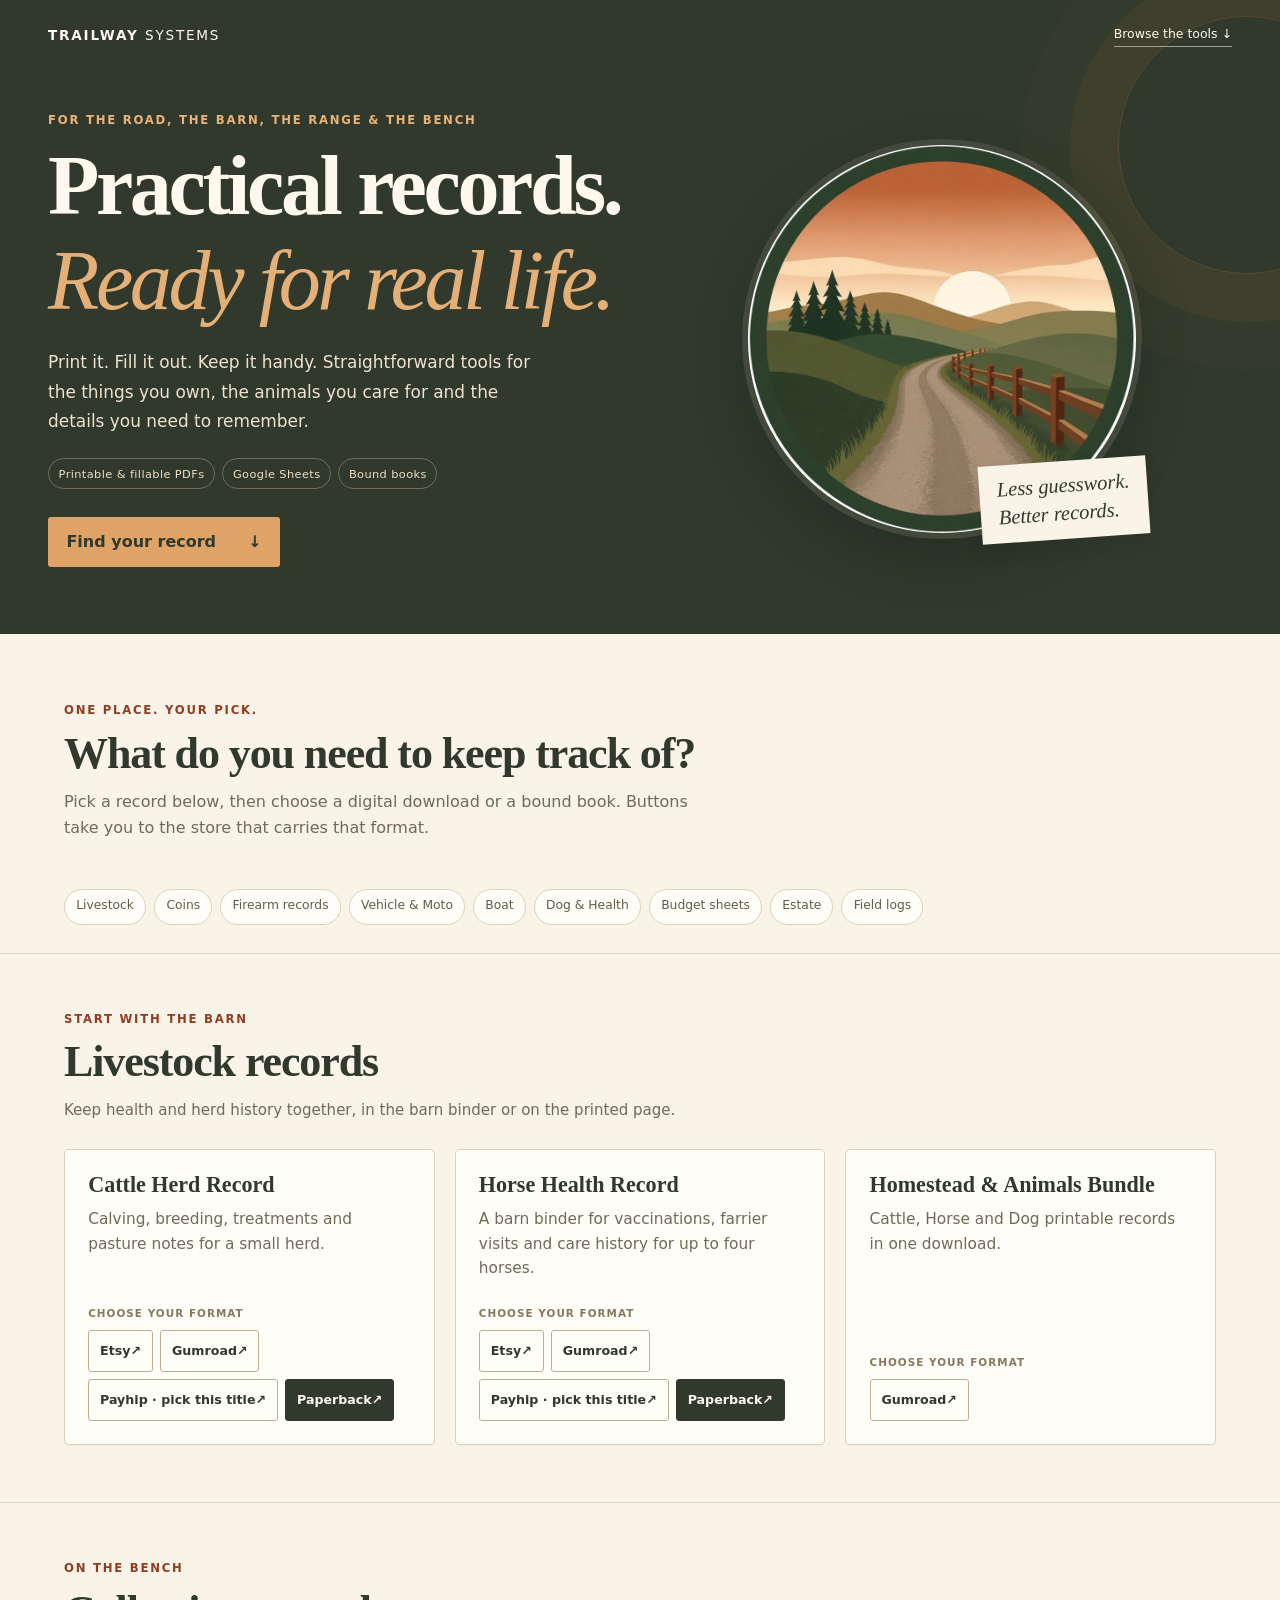
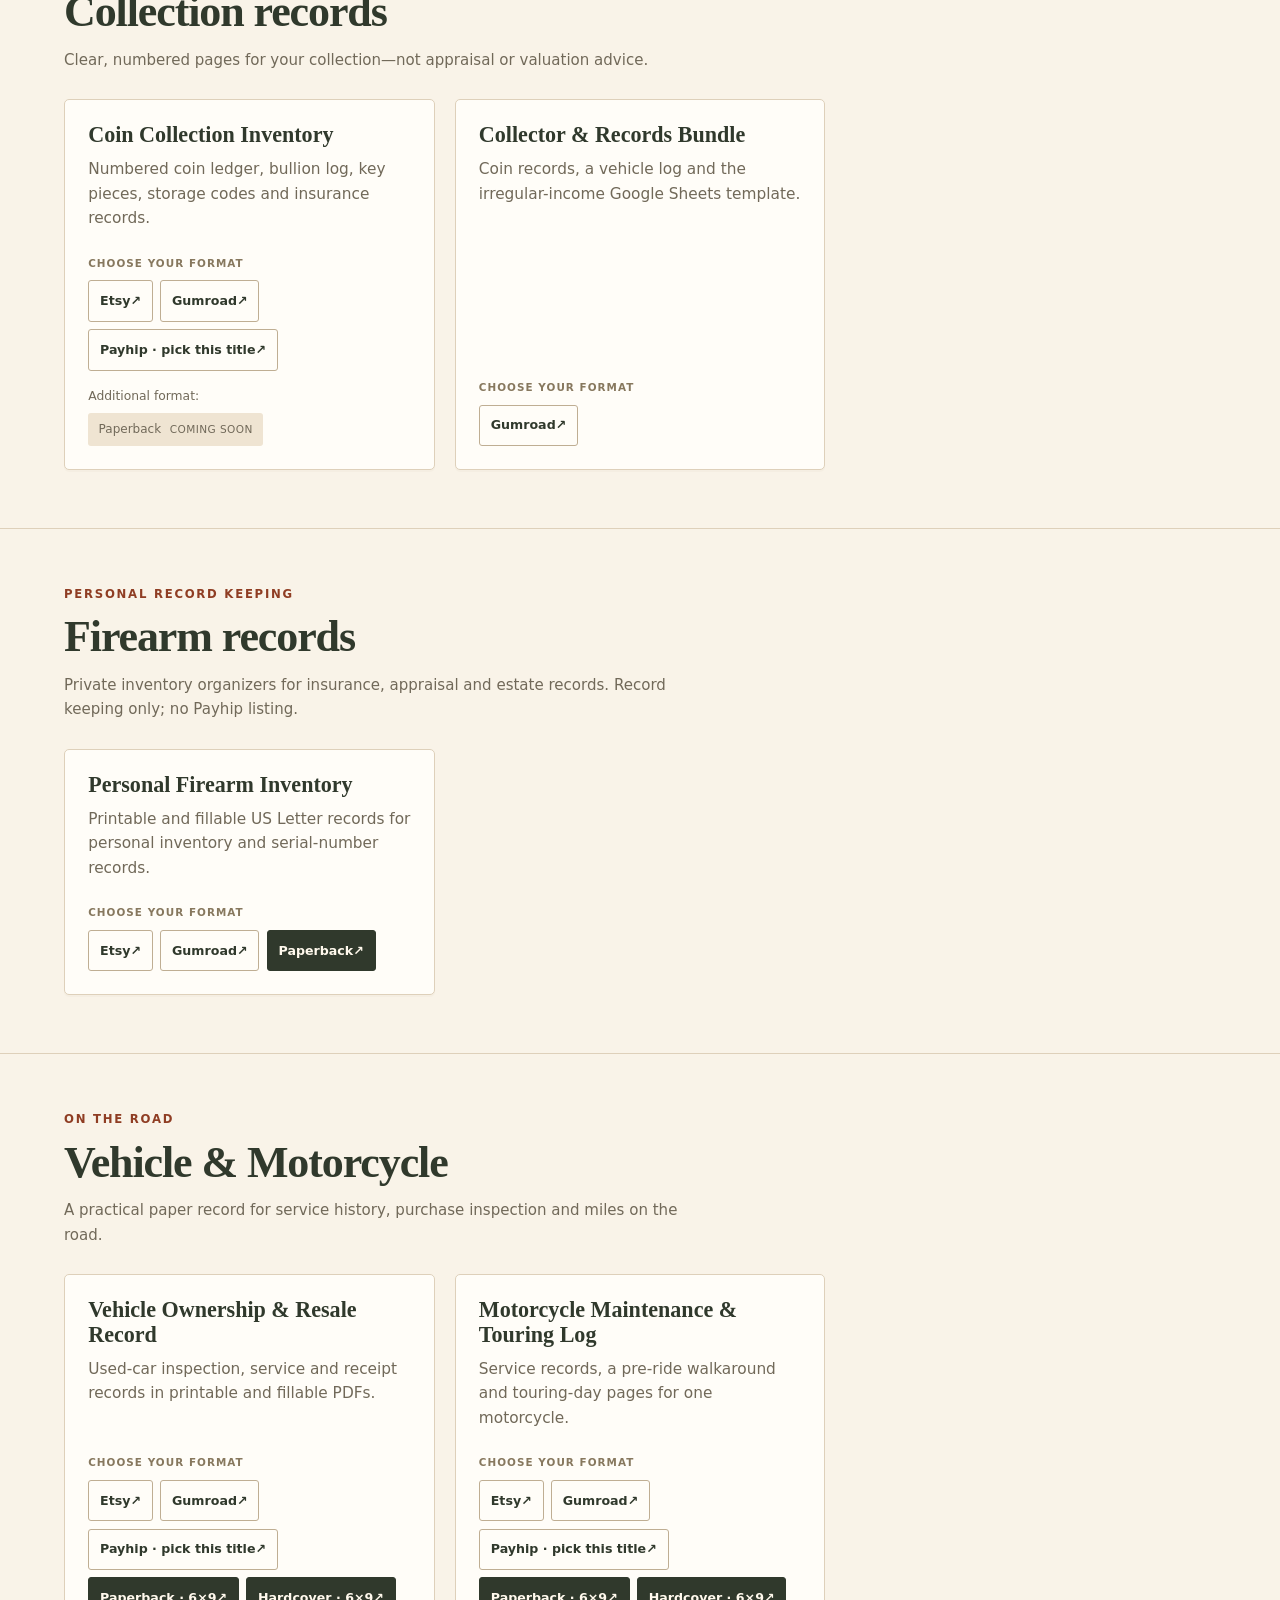
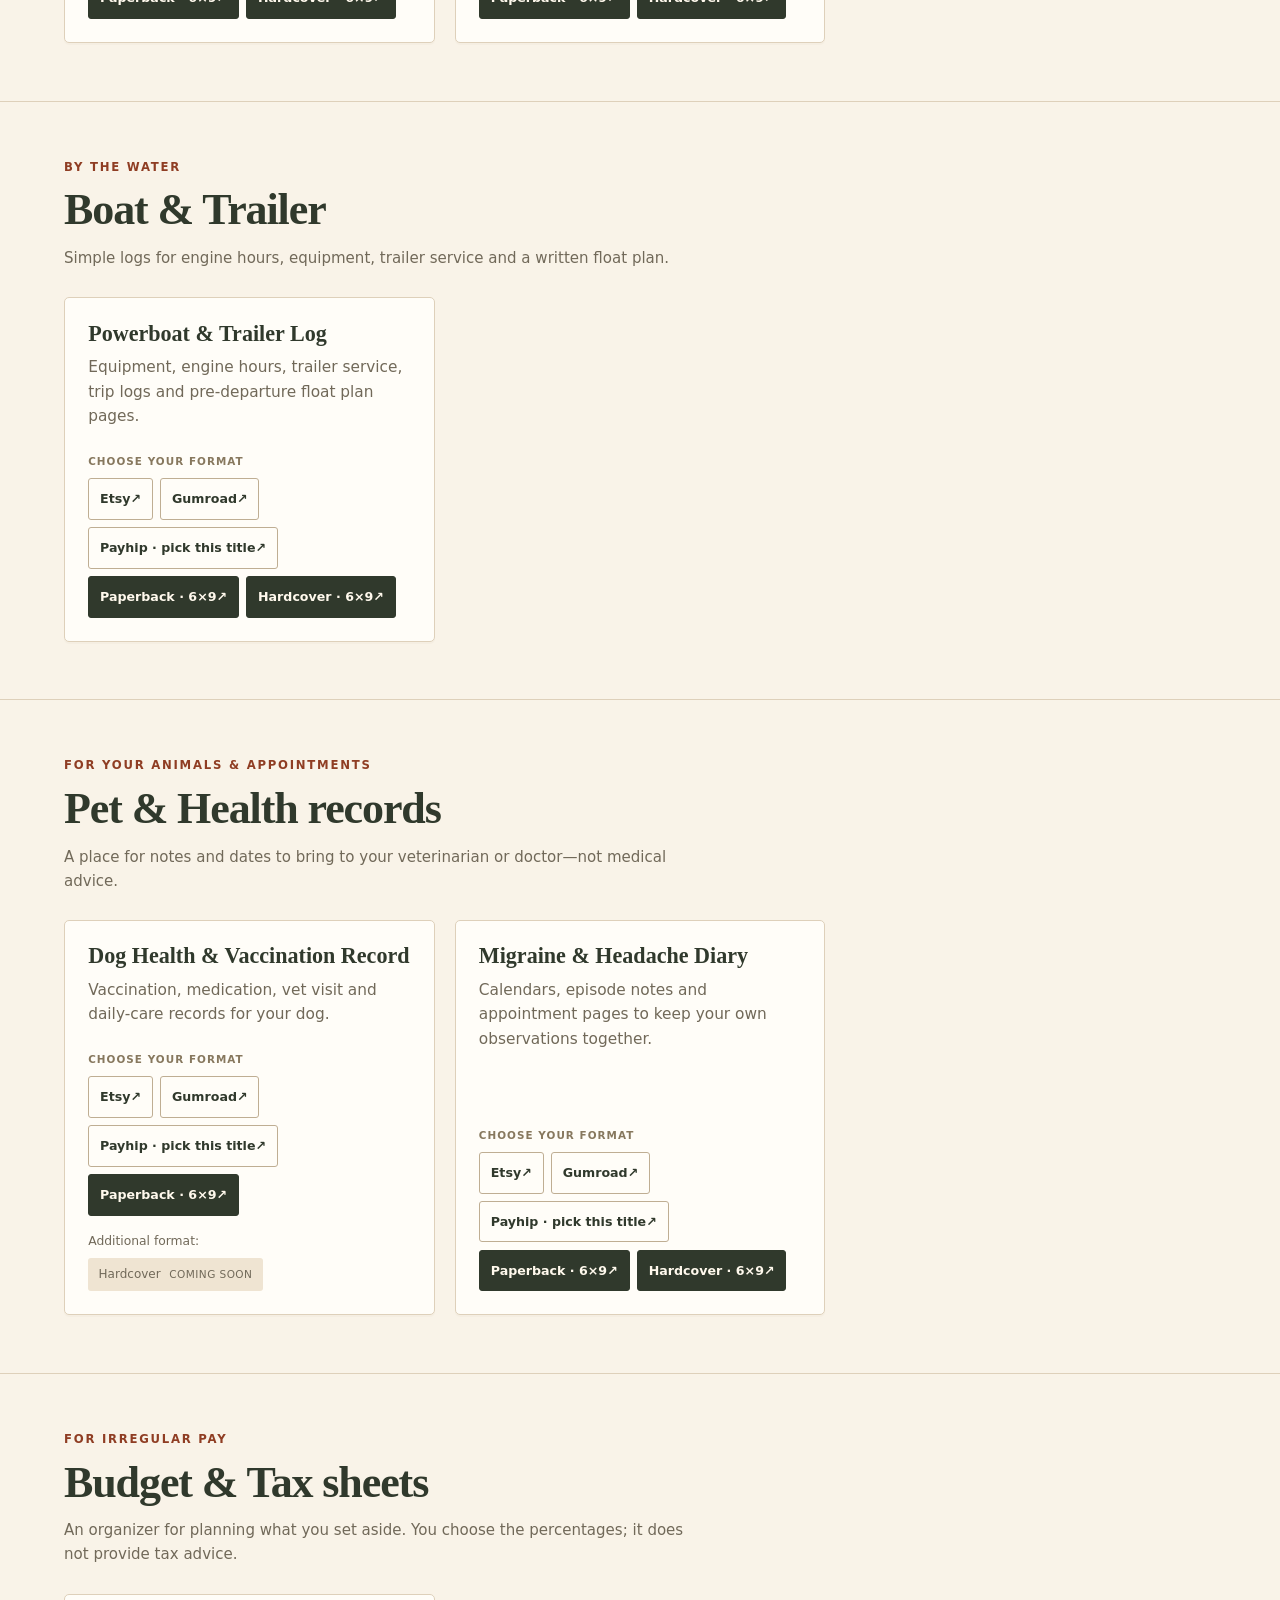
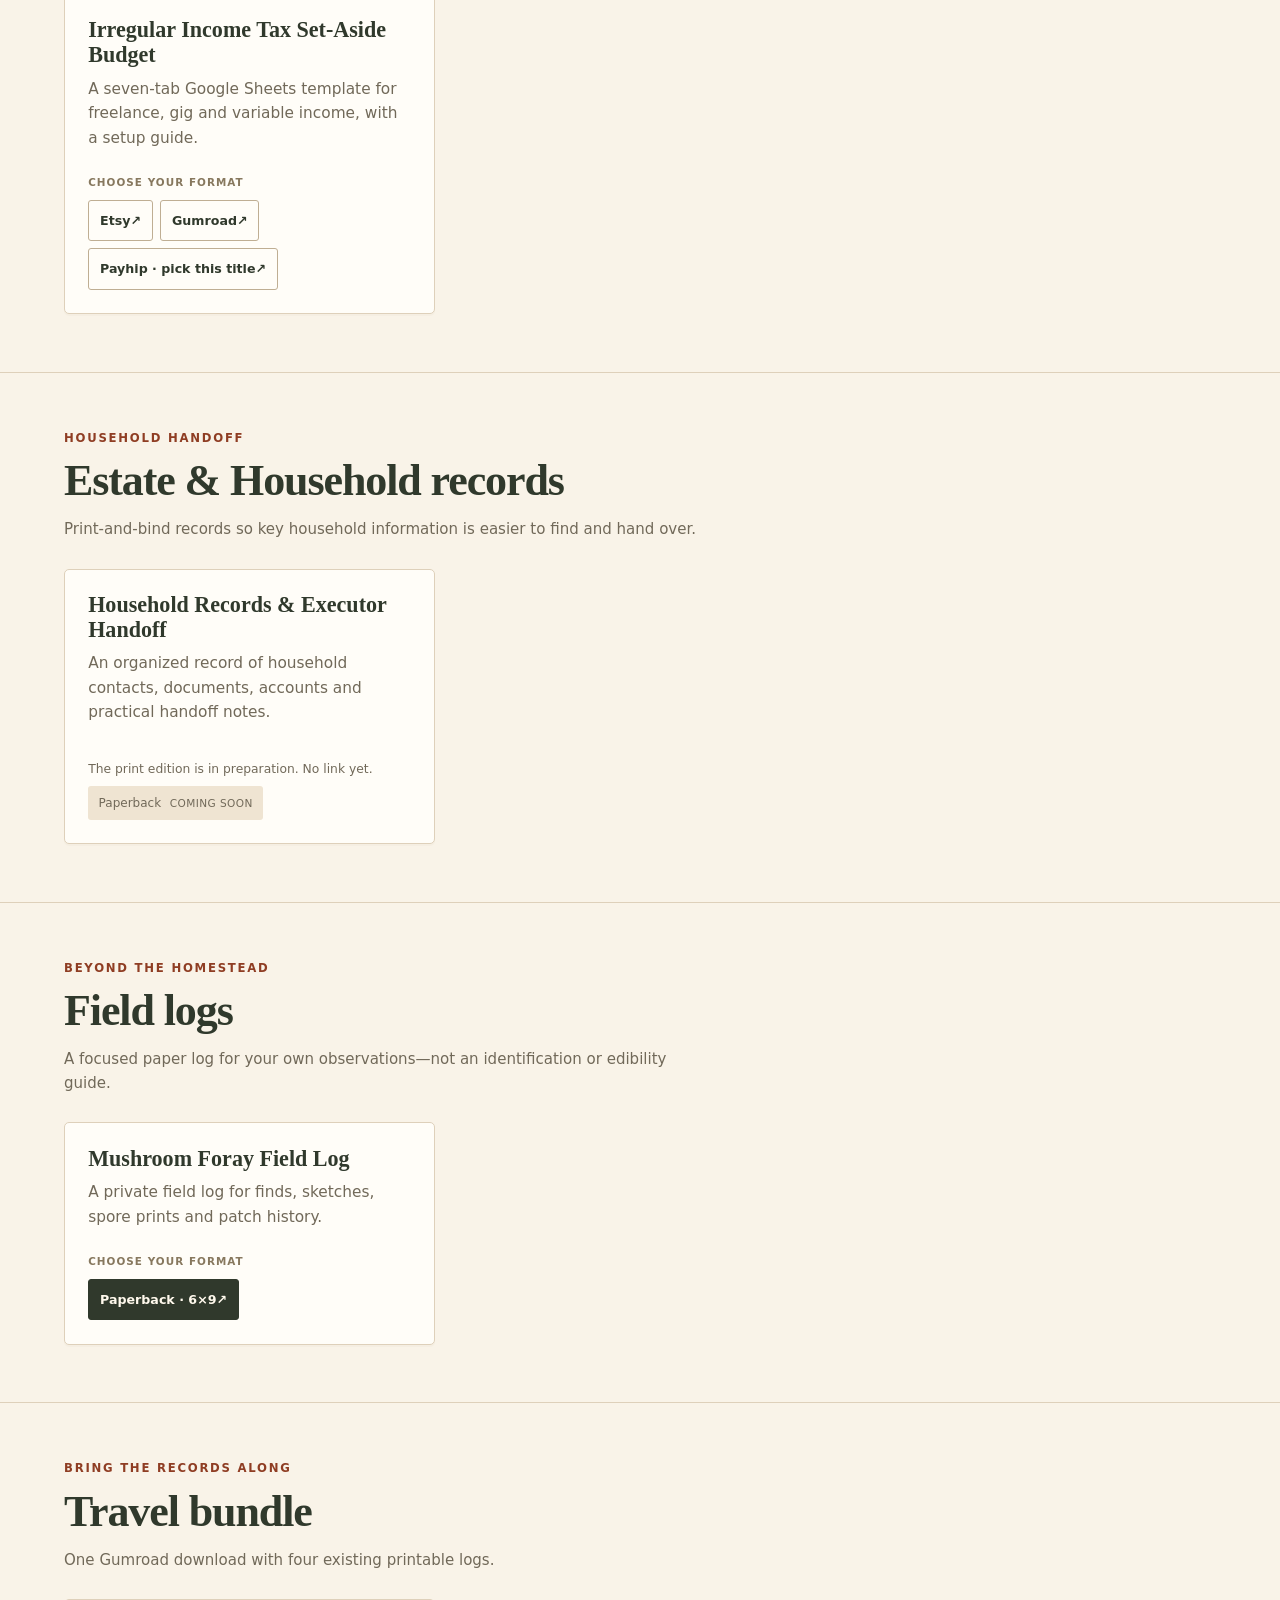
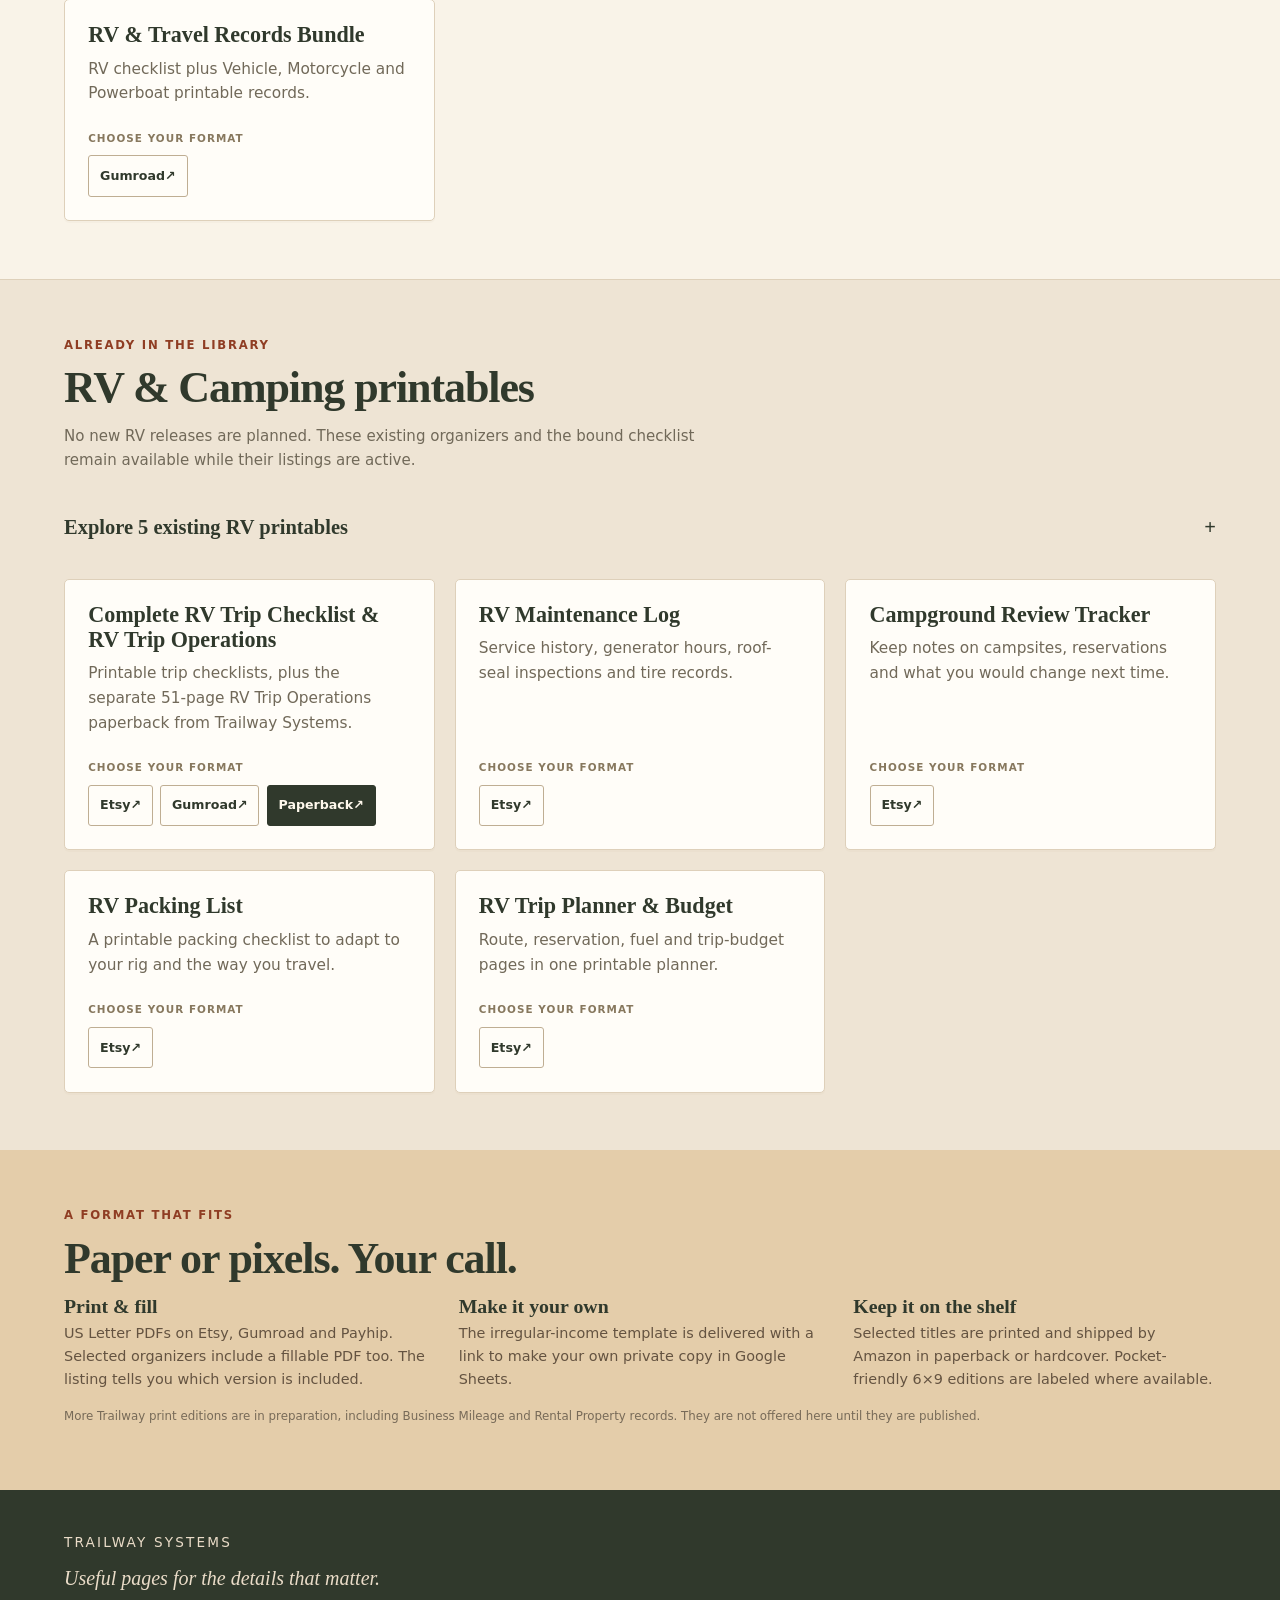
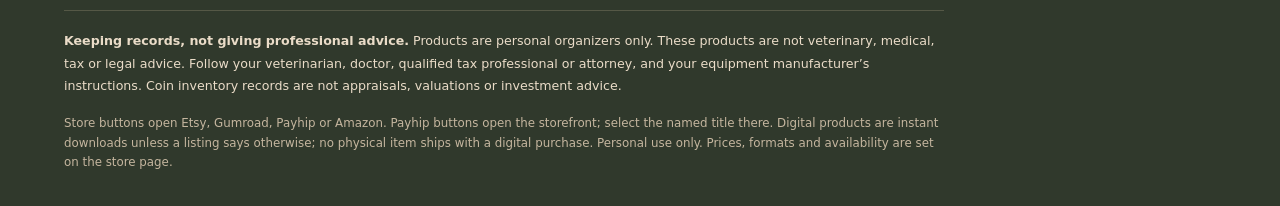
<file: index.html>
<!doctype html>
<html lang="en"><head><meta charset="utf-8"><meta name="viewport" content="width=device-width,initial-scale=1"><meta name="color-scheme" content="light"><meta name="theme-color" content="#343b2b">
<meta name="description" content="Less guesswork. Better records. Practical printable records, Google Sheets templates and bound logs from Trailway Systems. Choose your record and your format.">
<meta property="og:title" content="Trailway Systems | Less guesswork. Better records. Practical records."><meta property="og:description" content="Less guesswork. Better records. Practical printable organizers, Google Sheets templates and bound records for the barn, road, bench and home."><meta property="og:type" content="website"><meta property="og:url" content="https://trailwaysystems-cmyk.github.io/"><meta property="og:image" content="https://trailwaysystems-cmyk.github.io/assets/trailway-gravel.webp">
<meta name="twitter:card" content="summary_large_image"><meta name="twitter:title" content="Trailway Systems | Less guesswork. Better records. Practical records."><meta name="twitter:description" content="Less guesswork. Better records. Practical printable records, digital downloads and bound logs from Trailway Systems."><meta name="twitter:image" content="https://trailwaysystems-cmyk.github.io/assets/trailway-gravel.webp">
<link rel="canonical" href="https://trailwaysystems-cmyk.github.io/"><link rel="icon" type="image/png" href="assets/favicon.png"><title>Trailway Systems | Less guesswork. Better records. Practical records.</title><link rel="stylesheet" href="assets/style.css"></head>
<body id="top"><a class="skip-link" href="#catalog">Skip to all products</a><header class="hero"><div class="hero-top"><a class="brand" href="#top" aria-label="Trailway Systems home">TRAILWAY <span>SYSTEMS</span></a><a class="top-cta" href="#catalog">Browse the tools <span aria-hidden="true">↓</span></a></div><div class="hero-body"><div class="hero-copy"><p class="eyebrow light">For the road, the barn, the range & the bench</p><h1>Practical records.<br><em>Ready for real life.</em></h1><p class="lede">Print it. Fill it out. Keep it handy. Straightforward tools for the things you own, the animals you care for and the details you need to remember.</p><div class="format-pills" aria-label="Available product formats"><span>Printable & fillable PDFs</span><span>Google Sheets</span><span>Bound books</span></div><a class="main-cta" href="#catalog">Find your record <span aria-hidden="true">↓</span></a></div><div class="hero-art"><img src="assets/trailway-gravel.webp" alt="A gravel track winding into sunset-colored hills" width="880" height="880"><p>Less guesswork.<br>Better records.</p></div></div></header>
<main id="catalog"><div class="intro"><p class="eyebrow">One place. Your pick.</p><h2>What do you need to keep track of?</h2><p>Pick a record below, then choose a digital download or a bound book. Buttons take you to the store that carries that format.</p></div><nav class="category-nav" aria-label="Browse by arena"><a href="#barn">Livestock</a><a href="#collection">Coins</a><a href="#firearm">Firearm records</a><a href="#road">Vehicle & Moto</a><a href="#boat">Boat</a><a href="#health">Dog & Health</a><a href="#budget">Budget sheets</a><a href="#estate">Estate</a><a href="#field">Field logs</a></nav><section id="barn" class="arena" data-arena="barn"><div class="section-heading"><p class="eyebrow">Start with the barn</p><h2>Livestock records</h2><p>Keep health and herd history together, in the barn binder or on the printed page.</p></div><div class="product-grid"><article class="product-card" data-product="cattle">
<h3>Cattle Herd Record</h3>
<p>Calving, breeding, treatments and pasture notes for a small herd.</p>
<div class="link-group"><span class="format-label">Choose your format</span><div class="links">
<a class="button " href="https://www.etsy.com/listing/4596310750?utm_source=xbio&amp;utm_medium=hub&amp;utm_campaign=hub&amp;utm_content=cattle-etsy" rel="noopener noreferrer">Etsy<span aria-hidden="true"> ↗</span></a>
<a class="button " href="https://trailway.gumroad.com/l/wvsijs?utm_source=xbio&amp;utm_medium=hub&amp;utm_campaign=hub&amp;utm_content=cattle-gumroad" rel="noopener noreferrer">Gumroad<span aria-hidden="true"> ↗</span></a>
<a class="button " href="https://payhip.com/TrailwaySystems?utm_source=xbio&amp;utm_medium=hub&amp;utm_campaign=hub&amp;utm_content=cattle-payhip" rel="noopener noreferrer">Payhip · pick this title<span aria-hidden="true"> ↗</span></a>
<a class="button amazon" href="https://www.amazon.com/dp/B0HNH8Y54W?utm_source=xbio&amp;utm_medium=hub&amp;utm_campaign=hub&amp;utm_content=cattle-amazon" rel="noopener noreferrer">Paperback<span aria-hidden="true"> ↗</span></a>
</div></div>
</article><article class="product-card" data-product="horse">
<h3>Horse Health Record</h3>
<p>A barn binder for vaccinations, farrier visits and care history for up to four horses.</p>
<div class="link-group"><span class="format-label">Choose your format</span><div class="links">
<a class="button " href="https://www.etsy.com/listing/4596291019?utm_source=xbio&amp;utm_medium=hub&amp;utm_campaign=hub&amp;utm_content=horse-etsy" rel="noopener noreferrer">Etsy<span aria-hidden="true"> ↗</span></a>
<a class="button " href="https://trailway.gumroad.com/l/zcilln?utm_source=xbio&amp;utm_medium=hub&amp;utm_campaign=hub&amp;utm_content=horse-gumroad" rel="noopener noreferrer">Gumroad<span aria-hidden="true"> ↗</span></a>
<a class="button " href="https://payhip.com/TrailwaySystems?utm_source=xbio&amp;utm_medium=hub&amp;utm_campaign=hub&amp;utm_content=horse-payhip" rel="noopener noreferrer">Payhip · pick this title<span aria-hidden="true"> ↗</span></a>
<a class="button amazon" href="https://www.amazon.com/dp/B0HP821GHB?utm_source=xbio&amp;utm_medium=hub&amp;utm_campaign=hub&amp;utm_content=horse-amazon" rel="noopener noreferrer">Paperback<span aria-hidden="true"> ↗</span></a>
</div></div>
</article><article class="product-card" data-product="homestead-bundle">
<h3>Homestead &amp; Animals Bundle</h3>
<p>Cattle, Horse and Dog printable records in one download.</p>
<div class="link-group"><span class="format-label">Choose your format</span><div class="links">
<a class="button " href="https://trailway.gumroad.com/l/hlnxqi?utm_source=xbio&amp;utm_medium=hub&amp;utm_campaign=hub&amp;utm_content=homestead-bundle-gumroad" rel="noopener noreferrer">Gumroad<span aria-hidden="true"> ↗</span></a>
</div></div>
</article></div></section>
<section id="collection" class="arena" data-arena="collection"><div class="section-heading"><p class="eyebrow">On the bench</p><h2>Collection records</h2><p>Clear, numbered pages for your collection—not appraisal or valuation advice.</p></div><div class="product-grid"><article class="product-card" data-product="coin">
<h3>Coin Collection Inventory</h3>
<p>Numbered coin ledger, bullion log, key pieces, storage codes and insurance records.</p>
<div class="link-group"><span class="format-label">Choose your format</span><div class="links">
<a class="button " href="https://www.etsy.com/listing/4598670854?utm_source=xbio&amp;utm_medium=hub&amp;utm_campaign=hub&amp;utm_content=coin-etsy" rel="noopener noreferrer">Etsy<span aria-hidden="true"> ↗</span></a>
<a class="button " href="https://trailway.gumroad.com/l/drvrph?utm_source=xbio&amp;utm_medium=hub&amp;utm_campaign=hub&amp;utm_content=coin-gumroad" rel="noopener noreferrer">Gumroad<span aria-hidden="true"> ↗</span></a>
<a class="button " href="https://payhip.com/TrailwaySystems?utm_source=xbio&amp;utm_medium=hub&amp;utm_campaign=hub&amp;utm_content=coin-payhip" rel="noopener noreferrer">Payhip · pick this title<span aria-hidden="true"> ↗</span></a>
</div></div>
<p class="note">Additional format:</p><span class="coming">Paperback <span>coming soon</span></span>
</article><article class="product-card" data-product="collector-bundle">
<h3>Collector &amp; Records Bundle</h3>
<p>Coin records, a vehicle log and the irregular-income Google Sheets template.</p>
<div class="link-group"><span class="format-label">Choose your format</span><div class="links">
<a class="button " href="https://trailway.gumroad.com/l/gescqp?utm_source=xbio&amp;utm_medium=hub&amp;utm_campaign=hub&amp;utm_content=collector-bundle-gumroad" rel="noopener noreferrer">Gumroad<span aria-hidden="true"> ↗</span></a>
</div></div>
</article></div></section>
<section id="firearm" class="arena" data-arena="firearm"><div class="section-heading"><p class="eyebrow">Personal record keeping</p><h2>Firearm records</h2><p>Private inventory organizers for insurance, appraisal and estate records. Record keeping only; no Payhip listing.</p></div><div class="product-grid"><article class="product-card" data-product="firearm">
<h3>Personal Firearm Inventory</h3>
<p>Printable and fillable US Letter records for personal inventory and serial-number records.</p>
<div class="link-group"><span class="format-label">Choose your format</span><div class="links">
<a class="button " href="https://www.etsy.com/listing/4596291531?utm_source=xbio&amp;utm_medium=hub&amp;utm_campaign=hub&amp;utm_content=firearm-etsy" rel="noopener noreferrer">Etsy<span aria-hidden="true"> ↗</span></a>
<a class="button " href="https://trailway.gumroad.com/l/ddlnq?utm_source=xbio&amp;utm_medium=hub&amp;utm_campaign=hub&amp;utm_content=firearm-gumroad" rel="noopener noreferrer">Gumroad<span aria-hidden="true"> ↗</span></a>
<a class="button amazon" href="https://www.amazon.com/dp/B0HQ1FT7QT?utm_source=xbio&amp;utm_medium=hub&amp;utm_campaign=hub&amp;utm_content=firearm-amazon-pb" rel="noopener noreferrer">Paperback<span aria-hidden="true"> ↗</span></a>
</div></div>
</article></div></section>
<section id="road" class="arena" data-arena="road"><div class="section-heading"><p class="eyebrow">On the road</p><h2>Vehicle & Motorcycle</h2><p>A practical paper record for service history, purchase inspection and miles on the road.</p></div><div class="product-grid"><article class="product-card" data-product="vehicle">
<h3>Vehicle Ownership &amp; Resale Record</h3>
<p>Used-car inspection, service and receipt records in printable and fillable PDFs.</p>
<div class="link-group"><span class="format-label">Choose your format</span><div class="links">
<a class="button " href="https://www.etsy.com/listing/4596289149?utm_source=xbio&amp;utm_medium=hub&amp;utm_campaign=hub&amp;utm_content=vehicle-etsy" rel="noopener noreferrer">Etsy<span aria-hidden="true"> ↗</span></a>
<a class="button " href="https://trailway.gumroad.com/l/rzeber?utm_source=xbio&amp;utm_medium=hub&amp;utm_campaign=hub&amp;utm_content=vehicle-gumroad" rel="noopener noreferrer">Gumroad<span aria-hidden="true"> ↗</span></a>
<a class="button " href="https://payhip.com/TrailwaySystems?utm_source=xbio&amp;utm_medium=hub&amp;utm_campaign=hub&amp;utm_content=vehicle-payhip" rel="noopener noreferrer">Payhip · pick this title<span aria-hidden="true"> ↗</span></a>
<a class="button amazon" href="https://www.amazon.com/dp/B0HN65PZRJ?utm_source=xbio&amp;utm_medium=hub&amp;utm_campaign=hub&amp;utm_content=vehicle-amazon" rel="noopener noreferrer">Paperback · 6×9<span aria-hidden="true"> ↗</span></a>
<a class="button amazon" href="https://www.amazon.com/dp/B0HNHL553Q?utm_source=xbio&amp;utm_medium=hub&amp;utm_campaign=hub&amp;utm_content=vehicle-amazon" rel="noopener noreferrer">Hardcover · 6×9<span aria-hidden="true"> ↗</span></a>
</div></div>
</article><article class="product-card" data-product="motorcycle">
<h3>Motorcycle Maintenance &amp; Touring Log</h3>
<p>Service records, a pre-ride walkaround and touring-day pages for one motorcycle.</p>
<div class="link-group"><span class="format-label">Choose your format</span><div class="links">
<a class="button " href="https://www.etsy.com/listing/4596309108?utm_source=xbio&amp;utm_medium=hub&amp;utm_campaign=hub&amp;utm_content=motorcycle-etsy" rel="noopener noreferrer">Etsy<span aria-hidden="true"> ↗</span></a>
<a class="button " href="https://trailway.gumroad.com/l/zmzunp?utm_source=xbio&amp;utm_medium=hub&amp;utm_campaign=hub&amp;utm_content=motorcycle-gumroad" rel="noopener noreferrer">Gumroad<span aria-hidden="true"> ↗</span></a>
<a class="button " href="https://payhip.com/TrailwaySystems?utm_source=xbio&amp;utm_medium=hub&amp;utm_campaign=hub&amp;utm_content=motorcycle-payhip" rel="noopener noreferrer">Payhip · pick this title<span aria-hidden="true"> ↗</span></a>
<a class="button amazon" href="https://www.amazon.com/dp/B0HNHG2NS5?utm_source=xbio&amp;utm_medium=hub&amp;utm_campaign=hub&amp;utm_content=motorcycle-amazon" rel="noopener noreferrer">Paperback · 6×9<span aria-hidden="true"> ↗</span></a>
<a class="button amazon" href="https://www.amazon.com/dp/B0HP87GLPF?utm_source=xbio&amp;utm_medium=hub&amp;utm_campaign=hub&amp;utm_content=motorcycle-amazon" rel="noopener noreferrer">Hardcover · 6×9<span aria-hidden="true"> ↗</span></a>
</div></div>
</article></div></section>
<section id="boat" class="arena" data-arena="boat"><div class="section-heading"><p class="eyebrow">By the water</p><h2>Boat & Trailer</h2><p>Simple logs for engine hours, equipment, trailer service and a written float plan.</p></div><div class="product-grid"><article class="product-card" data-product="boat">
<h3>Powerboat &amp; Trailer Log</h3>
<p>Equipment, engine hours, trailer service, trip logs and pre-departure float plan pages.</p>
<div class="link-group"><span class="format-label">Choose your format</span><div class="links">
<a class="button " href="https://www.etsy.com/listing/4596309404?utm_source=xbio&amp;utm_medium=hub&amp;utm_campaign=hub&amp;utm_content=boat-etsy" rel="noopener noreferrer">Etsy<span aria-hidden="true"> ↗</span></a>
<a class="button " href="https://trailway.gumroad.com/l/kynevm?utm_source=xbio&amp;utm_medium=hub&amp;utm_campaign=hub&amp;utm_content=boat-gumroad" rel="noopener noreferrer">Gumroad<span aria-hidden="true"> ↗</span></a>
<a class="button " href="https://payhip.com/TrailwaySystems?utm_source=xbio&amp;utm_medium=hub&amp;utm_campaign=hub&amp;utm_content=boat-payhip" rel="noopener noreferrer">Payhip · pick this title<span aria-hidden="true"> ↗</span></a>
<a class="button amazon" href="https://www.amazon.com/dp/B0HN5SFKPC?utm_source=xbio&amp;utm_medium=hub&amp;utm_campaign=hub&amp;utm_content=boat-amazon" rel="noopener noreferrer">Paperback · 6×9<span aria-hidden="true"> ↗</span></a>
<a class="button amazon" href="https://www.amazon.com/dp/B0HNHPLX1N?utm_source=xbio&amp;utm_medium=hub&amp;utm_campaign=hub&amp;utm_content=boat-amazon" rel="noopener noreferrer">Hardcover · 6×9<span aria-hidden="true"> ↗</span></a>
</div></div>
</article></div></section>
<section id="health" class="arena" data-arena="health"><div class="section-heading"><p class="eyebrow">For your animals & appointments</p><h2>Pet & Health records</h2><p>A place for notes and dates to bring to your veterinarian or doctor—not medical advice.</p></div><div class="product-grid"><article class="product-card" data-product="dog">
<h3>Dog Health &amp; Vaccination Record</h3>
<p>Vaccination, medication, vet visit and daily-care records for your dog.</p>
<div class="link-group"><span class="format-label">Choose your format</span><div class="links">
<a class="button " href="https://www.etsy.com/listing/4598671172?utm_source=xbio&amp;utm_medium=hub&amp;utm_campaign=hub&amp;utm_content=dog-etsy" rel="noopener noreferrer">Etsy<span aria-hidden="true"> ↗</span></a>
<a class="button " href="https://trailway.gumroad.com/l/aoqmueq?utm_source=xbio&amp;utm_medium=hub&amp;utm_campaign=hub&amp;utm_content=dog-gumroad" rel="noopener noreferrer">Gumroad<span aria-hidden="true"> ↗</span></a>
<a class="button " href="https://payhip.com/TrailwaySystems?utm_source=xbio&amp;utm_medium=hub&amp;utm_campaign=hub&amp;utm_content=dog-payhip" rel="noopener noreferrer">Payhip · pick this title<span aria-hidden="true"> ↗</span></a>
<a class="button amazon" href="https://www.amazon.com/dp/B0HQ16GNRR?utm_source=xbio&amp;utm_medium=hub&amp;utm_campaign=hub&amp;utm_content=dog-amazon-pb" rel="noopener noreferrer">Paperback · 6×9<span aria-hidden="true"> ↗</span></a>
</div></div>

<p class="note">Additional format:</p><span class="coming">Hardcover <span>coming soon</span></span>
</article><article class="product-card" data-product="migraine">
<h3>Migraine &amp; Headache Diary</h3>
<p>Calendars, episode notes and appointment pages to keep your own observations together.</p>
<div class="link-group"><span class="format-label">Choose your format</span><div class="links">
<a class="button " href="https://www.etsy.com/listing/4598647691?utm_source=xbio&amp;utm_medium=hub&amp;utm_campaign=hub&amp;utm_content=migraine-etsy" rel="noopener noreferrer">Etsy<span aria-hidden="true"> ↗</span></a>
<a class="button " href="https://trailway.gumroad.com/l/cxsdzn?utm_source=xbio&amp;utm_medium=hub&amp;utm_campaign=hub&amp;utm_content=migraine-gumroad" rel="noopener noreferrer">Gumroad<span aria-hidden="true"> ↗</span></a>
<a class="button " href="https://payhip.com/TrailwaySystems?utm_source=xbio&amp;utm_medium=hub&amp;utm_campaign=hub&amp;utm_content=migraine-payhip" rel="noopener noreferrer">Payhip · pick this title<span aria-hidden="true"> ↗</span></a>
<a class="button amazon" href="https://www.amazon.com/dp/B0HP7RVPB3?utm_source=xbio&amp;utm_medium=hub&amp;utm_campaign=hub&amp;utm_content=migraine-amazon" rel="noopener noreferrer">Paperback · 6×9<span aria-hidden="true"> ↗</span></a>
<a class="button amazon" href="https://www.amazon.com/dp/B0HP87YNQW?utm_source=xbio&amp;utm_medium=hub&amp;utm_campaign=hub&amp;utm_content=migraine-amazon" rel="noopener noreferrer">Hardcover · 6×9<span aria-hidden="true"> ↗</span></a>
</div></div>
</article></div></section>
<section id="budget" class="arena" data-arena="budget"><div class="section-heading"><p class="eyebrow">For irregular pay</p><h2>Budget & Tax sheets</h2><p>An organizer for planning what you set aside. You choose the percentages; it does not provide tax advice.</p></div><div class="product-grid"><article class="product-card" data-product="irregular-income">
<h3>Irregular Income Tax Set-Aside Budget</h3>
<p>A seven-tab Google Sheets template for freelance, gig and variable income, with a setup guide.</p>
<div class="link-group"><span class="format-label">Choose your format</span><div class="links">
<a class="button " href="https://www.etsy.com/listing/4589803799?utm_source=xbio&amp;utm_medium=hub&amp;utm_campaign=hub&amp;utm_content=irregular-income-etsy" rel="noopener noreferrer">Etsy<span aria-hidden="true"> ↗</span></a>
<a class="button " href="https://trailway.gumroad.com/l/irregular-income-tax-set-aside?utm_source=xbio&amp;utm_medium=hub&amp;utm_campaign=hub&amp;utm_content=irregular-income-gumroad" rel="noopener noreferrer">Gumroad<span aria-hidden="true"> ↗</span></a>
<a class="button " href="https://payhip.com/TrailwaySystems?utm_source=xbio&amp;utm_medium=hub&amp;utm_campaign=hub&amp;utm_content=irregular-income-payhip" rel="noopener noreferrer">Payhip · pick this title<span aria-hidden="true"> ↗</span></a>
</div></div>
</article></div></section>
<section id="estate" class="arena" data-arena="estate"><div class="section-heading"><p class="eyebrow">Household handoff</p><h2>Estate & Household records</h2><p>Print-and-bind records so key household information is easier to find and hand over.</p></div><div class="product-grid"><article class="product-card" data-product="estate">
<h3>Household Records &amp; Executor Handoff</h3>
<p>An organized record of household contacts, documents, accounts and practical handoff notes.</p>
<p class="note">The print edition is in preparation. No link yet.</p><span class="coming">Paperback <span>coming soon</span></span>
</article></div></section>
<section id="field" class="arena" data-arena="field"><div class="section-heading"><p class="eyebrow">Beyond the homestead</p><h2>Field logs</h2><p>A focused paper log for your own observations—not an identification or edibility guide.</p></div><div class="product-grid"><article class="product-card" data-product="mushroom">
<h3>Mushroom Foray Field Log</h3>
<p>A private field log for finds, sketches, spore prints and patch history.</p>
<div class="link-group"><span class="format-label">Choose your format</span><div class="links">
<a class="button amazon" href="https://www.amazon.com/dp/B0HM6FPVFB?utm_source=xbio&amp;utm_medium=hub&amp;utm_campaign=hub&amp;utm_content=mushroom-amazon" rel="noopener noreferrer">Paperback · 6×9<span aria-hidden="true"> ↗</span></a>
</div></div>
</article></div></section>
<section id="bundles" class="arena" data-arena="bundles"><div class="section-heading"><p class="eyebrow">Bring the records along</p><h2>Travel bundle</h2><p>One Gumroad download with four existing printable logs.</p></div><div class="product-grid"><article class="product-card" data-product="travel-bundle">
<h3>RV &amp; Travel Records Bundle</h3>
<p>RV checklist plus Vehicle, Motorcycle and Powerboat printable records.</p>
<div class="link-group"><span class="format-label">Choose your format</span><div class="links">
<a class="button " href="https://trailway.gumroad.com/l/pdyve?utm_source=xbio&amp;utm_medium=hub&amp;utm_campaign=hub&amp;utm_content=travel-bundle-gumroad" rel="noopener noreferrer">Gumroad<span aria-hidden="true"> ↗</span></a>
</div></div>
</article></div></section>
<section id="rv" class="arena rv" data-arena="rv"><div class="section-heading"><p class="eyebrow">Already in the library</p><h2>RV & Camping printables</h2><p>No new RV releases are planned. These existing organizers and the bound checklist remain available while their listings are active.</p></div><details open><summary>Explore 5 existing RV printables <span aria-hidden="true">+</span></summary><div class="product-grid"><article class="product-card" data-product="rv-checklist">
<h3>Complete RV Trip Checklist & RV Trip Operations</h3>
<p>Printable trip checklists, plus the separate 51-page RV Trip Operations paperback from Trailway Systems.</p>
<div class="link-group"><span class="format-label">Choose your format</span><div class="links">
<a class="button " href="https://www.etsy.com/listing/4586699085?utm_source=xbio&amp;utm_medium=hub&amp;utm_campaign=hub&amp;utm_content=rv-checklist-etsy" rel="noopener noreferrer">Etsy<span aria-hidden="true"> ↗</span></a>
<a class="button " href="https://trailway.gumroad.com/l/complete-rv-trip-checklist?utm_source=xbio&amp;utm_medium=hub&amp;utm_campaign=hub&amp;utm_content=rv-checklist-gumroad" rel="noopener noreferrer">Gumroad<span aria-hidden="true"> ↗</span></a>
<a class="button amazon" href="https://www.amazon.com/dp/B0H52Y6PGL?utm_source=xbio&amp;utm_medium=hub&amp;utm_campaign=hub&amp;utm_content=rv-checklist-amazon" rel="noopener noreferrer">Paperback<span aria-hidden="true"> ↗</span></a>
</div></div>
</article><article class="product-card" data-product="rv-maintenance">
<h3>RV Maintenance Log</h3>
<p>Service history, generator hours, roof-seal inspections and tire records.</p>
<div class="link-group"><span class="format-label">Choose your format</span><div class="links">
<a class="button " href="https://www.etsy.com/listing/4598209964?utm_source=xbio&amp;utm_medium=hub&amp;utm_campaign=hub&amp;utm_content=rv-maintenance-etsy" rel="noopener noreferrer">Etsy<span aria-hidden="true"> ↗</span></a>
</div></div>
</article><article class="product-card" data-product="campground">
<h3>Campground Review Tracker</h3>
<p>Keep notes on campsites, reservations and what you would change next time.</p>
<div class="link-group"><span class="format-label">Choose your format</span><div class="links">
<a class="button " href="https://www.etsy.com/listing/4598190273?utm_source=xbio&amp;utm_medium=hub&amp;utm_campaign=hub&amp;utm_content=campground-etsy" rel="noopener noreferrer">Etsy<span aria-hidden="true"> ↗</span></a>
</div></div>
</article><article class="product-card" data-product="rv-packing">
<h3>RV Packing List</h3>
<p>A printable packing checklist to adapt to your rig and the way you travel.</p>
<div class="link-group"><span class="format-label">Choose your format</span><div class="links">
<a class="button " href="https://www.etsy.com/listing/4598190593?utm_source=xbio&amp;utm_medium=hub&amp;utm_campaign=hub&amp;utm_content=rv-packing-etsy" rel="noopener noreferrer">Etsy<span aria-hidden="true"> ↗</span></a>
</div></div>
</article><article class="product-card" data-product="rv-planner">
<h3>RV Trip Planner &amp; Budget</h3>
<p>Route, reservation, fuel and trip-budget pages in one printable planner.</p>
<div class="link-group"><span class="format-label">Choose your format</span><div class="links">
<a class="button " href="https://www.etsy.com/listing/4598191991?utm_source=xbio&amp;utm_medium=hub&amp;utm_campaign=hub&amp;utm_content=rv-planner-etsy" rel="noopener noreferrer">Etsy<span aria-hidden="true"> ↗</span></a>
</div></div>
</article></div></details></section>
<section class="formats" aria-labelledby="formats-title"><p class="eyebrow">A format that fits</p><h2 id="formats-title">Paper or pixels. Your call.</h2><div class="format-grid"><div><h3>Print & fill</h3><p>US Letter PDFs on Etsy, Gumroad and Payhip. Selected organizers include a fillable PDF too. The listing tells you which version is included.</p></div><div><h3>Make it your own</h3><p>The irregular-income template is delivered with a link to make your own private copy in Google Sheets.</p></div><div><h3>Keep it on the shelf</h3><p>Selected titles are printed and shipped by Amazon in paperback or hardcover. Pocket-friendly 6×9 editions are labeled where available.</p></div></div><p class="fineprint">More Trailway print editions are in preparation, including Business Mileage and Rental Property records. They are not offered here until they are published.</p></section></main>
<footer><p class="footer-brand">TRAILWAY SYSTEMS</p><p>Useful pages for the details that matter.</p><p class="disclaimer"><strong>Keeping records, not giving professional advice.</strong> Products are personal organizers only. These products are not veterinary, medical, tax or legal advice. Follow your veterinarian, doctor, qualified tax professional or attorney, and your equipment manufacturer’s instructions. Coin inventory records are not appraisals, valuations or investment advice.</p><p class="fineprint">Store buttons open Etsy, Gumroad, Payhip or Amazon. Payhip buttons open the storefront; select the named title there. Digital products are instant downloads unless a listing says otherwise; no physical item ships with a digital purchase. Personal use only. Prices, formats and availability are set on the store page.</p></footer></body></html>
</file>
<file: assets/style.css>
/* Trailway Systems — self-contained static site, system fonts only. */
:root{--ink:#30392c;--deep:#30392c;--muted:#716959;--paper:#f9f3e8;--card:#fffdf8;--orange:#bc572e;--rust:#8f3d23;--sand:#e8d7b8;--line:#ded0ba;--white:#fff9ed}
*{box-sizing:border-box}html{scroll-behavior:smooth;scroll-padding-top:1.5rem}body{margin:0;background:var(--paper);color:var(--ink);font-family:system-ui,-apple-system,BlinkMacSystemFont,"Segoe UI",sans-serif;font-size:16px;line-height:1.6}a{color:inherit}a:focus-visible,summary:focus-visible{outline:3px solid #ce6a34;outline-offset:5px}h1,h2,h3,p{margin-top:0}h1,h2,h3{font-family:Georgia,"Times New Roman",serif;line-height:1.13}h2{font-size:clamp(1.85rem,6vw,2.75rem);margin-bottom:.7rem;letter-spacing:-.025em}h3{font-size:1.38rem;margin-bottom:.55rem}p{margin-bottom:1rem}main{overflow:hidden}.skip-link{position:absolute;left:1rem;top:-10rem;background:var(--paper);padding:.6rem 1rem;z-index:10}.skip-link:focus{top:.5rem}.hero{background:var(--deep);color:var(--white);padding:1.2rem 1.15rem 2rem;position:relative;overflow:hidden}.hero:after{content:"";position:absolute;width:16rem;height:16rem;right:-6rem;top:1rem;border:1px solid #c27d4140;border-radius:50%;box-shadow:0 0 0 3rem #c27d4110,0 0 0 6rem #c27d4109;pointer-events:none}.hero-top{display:flex;align-items:center;justify-content:space-between;gap:1rem;position:relative;z-index:1}.brand{font-weight:700;font-size:.85rem;letter-spacing:.13em;text-decoration:none;white-space:nowrap}.brand span{font-weight:400}.top-cta{font-size:.78rem;text-decoration:none;border-bottom:1px solid #f9f3e888;padding-bottom:.15rem}.hero-body{position:relative;z-index:1;margin-top:3.1rem}.eyebrow{font-size:.73rem;letter-spacing:.15em;text-transform:uppercase;font-weight:750;color:var(--rust);margin-bottom:.55rem}.light{color:#e9b278}.hero h1{font-size:clamp(2.6rem,11vw,5.25rem);letter-spacing:-.04em;margin-bottom:1.2rem}.hero h1 em{color:#e5b078;font-weight:400}.lede{color:#efe2d0;font-size:1.06rem;line-height:1.75;max-width:37rem}.format-pills{display:flex;flex-wrap:wrap;gap:.45rem;margin:1.35rem 0 1.75rem}.format-pills span{font-size:.71rem;letter-spacing:.035em;border:1px solid #e9d3ad55;border-radius:2rem;padding:.33rem .6rem;color:#f1dfc5}.main-cta{display:inline-flex;align-items:center;justify-content:center;gap:2rem;min-height:3.1rem;padding:.65rem 1.15rem;background:#e0a367;color:var(--deep);text-decoration:none;font-weight:750;border-radius:3px}.main-cta:hover{background:#efbe88}.hero-art{position:relative;margin:2rem auto 0;max-width:22rem}.hero-art img{width:100%;height:auto;border-radius:50%;display:block;border:6px solid #e8d7b81a;box-shadow:0 1.4rem 3rem #12201755}.hero-art p{position:absolute;right:-.4rem;bottom:0;background:var(--paper);color:var(--deep);font-family:Georgia,"Times New Roman",serif;font-style:italic;padding:.7rem 1.1rem;margin:0;box-shadow:0 .5rem 1rem #1c251622;transform:rotate(-4deg);font-size:1.14rem;line-height:1.35}.intro{padding:3.1rem 1.15rem 1.5rem;max-width:55rem}.intro>p:last-child{color:var(--muted);max-width:40rem}.category-nav{display:flex;gap:.5rem;overflow-x:auto;padding:.5rem 1.15rem 1.75rem;scrollbar-width:thin}.category-nav a{white-space:nowrap;border:1px solid var(--line);padding:.4rem .7rem;text-decoration:none;font-size:.77rem;background:var(--card);border-radius:2rem;color:#655b49;min-height:2.25rem}.category-nav a:hover{border-color:var(--orange);color:var(--orange)}.arena{padding:2.1rem 1.15rem 2.5rem;border-top:1px solid var(--line)}.section-heading{max-width:45rem;margin-bottom:1.4rem}.section-heading>p:last-child:not(.eyebrow){color:var(--muted);max-width:40rem;font-size:.94rem}.product-grid{display:grid;gap:1rem}.product-card{background:var(--card);border:1px solid var(--line);border-radius:5px;padding:1.3rem 1.15rem;box-shadow:0 2px 0 #806e4c09;display:flex;flex-direction:column}.product-card>p:not(.note){color:var(--muted);font-size:.96rem;line-height:1.6;margin-bottom:1.2rem}.link-group{margin-top:auto;padding-top:.3rem}.format-label{display:block;text-transform:uppercase;letter-spacing:.1em;font-size:.65rem;font-weight:700;color:#87785e;margin-bottom:.55rem}.links{display:flex;flex-wrap:wrap;gap:.45rem}.button{border:1px solid #bfae93;border-radius:3px;min-height:2.6rem;display:inline-flex;align-items:center;padding:.4rem .68rem;text-decoration:none;font-size:.76rem;font-weight:650;line-height:1.25;background:#fffdf8}.button:hover{background:#f2dfc4;border-color:var(--orange)}.button.amazon{background:var(--ink);color:var(--white);border-color:var(--ink)}.button.amazon:hover{background:#4b553f}.note{font-size:.77rem;color:var(--muted);margin:1rem 0 .4rem}.coming{display:inline-block;align-self:flex-start;background:#efe4d2;color:var(--muted);padding:.45rem .65rem;border-radius:3px;font-size:.75rem}.coming span{font-size:.66rem;text-transform:uppercase;letter-spacing:.04em;margin-left:.3rem}.rv{background:#eee4d4}.rv summary{cursor:pointer;font-family:Georgia,"Times New Roman",serif;font-size:1.28rem;font-weight:600;display:flex;justify-content:space-between;gap:.5rem;padding:.75rem 0}.rv details[open] summary{margin-bottom:1.4rem}.formats{padding:2.5rem 1.15rem 3rem;background:#e4cdaa}.format-grid{display:grid;gap:1.5rem}.format-grid h3{font-size:1.24rem;margin-bottom:.3rem}.format-grid p{color:#645341;font-size:.9rem}.fineprint{font-size:.74rem;line-height:1.65;color:#776a58}footer{padding:2.6rem 1.15rem 2.1rem;background:var(--deep);color:#eadcc8}footer .footer-brand{font-size:.85rem;letter-spacing:.16em;margin-bottom:.5rem}footer>p:nth-child(2){font-family:Georgia,"Times New Roman",serif;font-size:1.25rem;font-style:italic}.disclaimer{font-size:.79rem;line-height:1.8;max-width:55rem;padding-top:1.2rem;border-top:1px solid #e9d3ad33}footer .fineprint{max-width:55rem;color:#c5b69f;margin-bottom:0}
@media(min-width:540px){.hero,.intro,.category-nav,.arena,.formats,footer{padding-left:2rem;padding-right:2rem}.hero-art{margin-top:1rem}.product-grid{grid-template-columns:repeat(2,minmax(0,1fr))}.product-card{padding:1.45rem}.button{font-size:.79rem}}
@media(min-width:880px){.hero{padding:1.5rem max(3rem,calc((100vw - 75rem)/2)) 3.2rem}.hero-body{display:grid;grid-template-columns:1.35fr 1fr;align-items:center;gap:2rem;margin-top:3rem}.hero-art{margin:0;max-width:25rem}.hero-copy{padding:1rem 0}.hero .lede{max-width:32rem}.hero-art p{font-size:1.28rem}.intro,.category-nav,.arena,.formats,footer{padding-left:max(3rem,calc((100vw - 72rem)/2));padding-right:max(3rem,calc((100vw - 72rem)/2))}.intro{padding-top:4.2rem}.arena{padding-top:3.5rem;padding-bottom:3.6rem}.product-grid{grid-template-columns:repeat(3,minmax(0,1fr));gap:1.25rem}.section-heading{margin-bottom:1.7rem}.format-grid{grid-template-columns:repeat(3,1fr);gap:2rem}.formats{padding-top:3.5rem}}
@media(prefers-reduced-motion:reduce){html{scroll-behavior:auto}}
</file>
